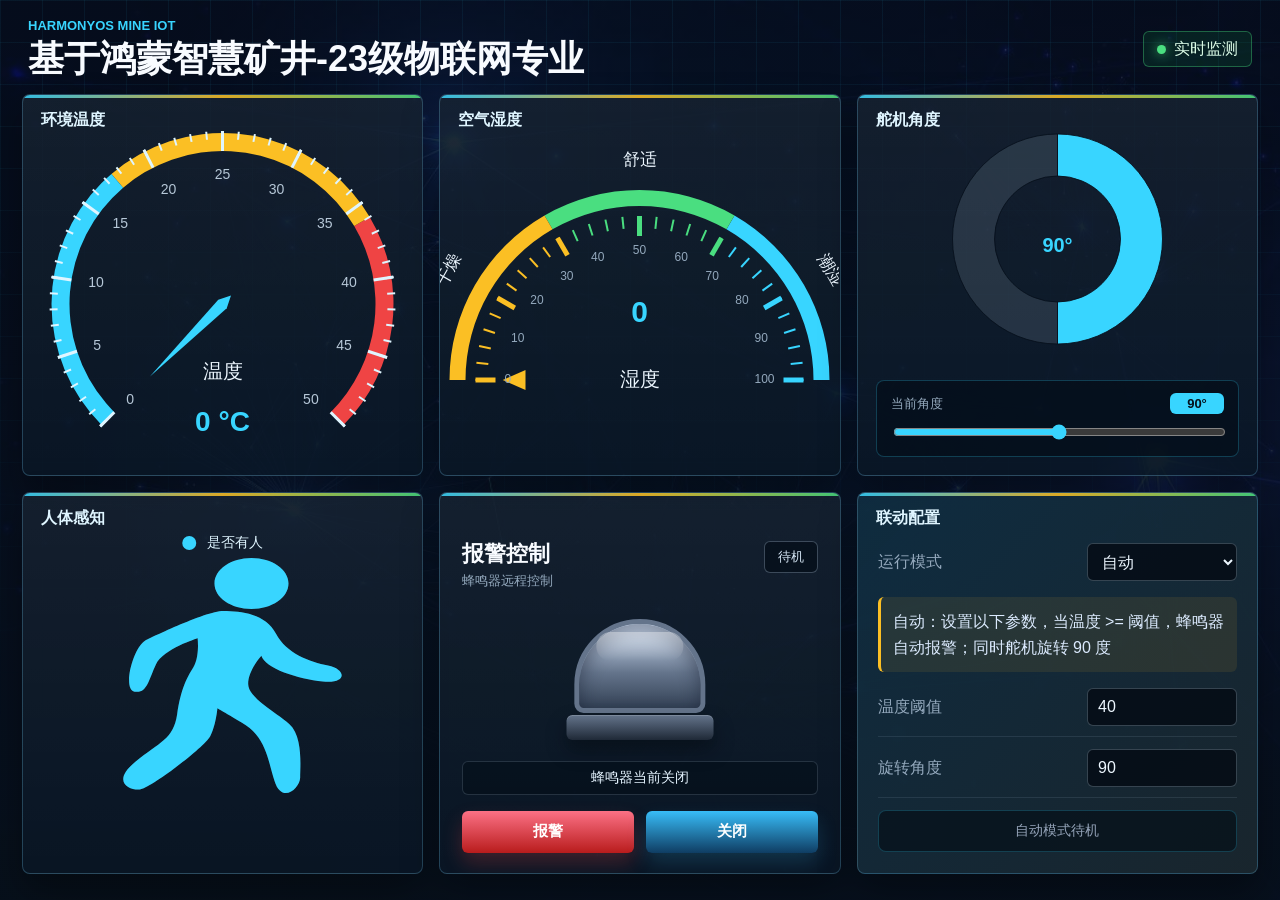
<file: src/main/resources/static/index.html>
<!DOCTYPE html>
<html lang="zh-CN">
<head>
    <meta charset="UTF-8">
    <meta name="viewport" content="width=device-width, initial-scale=1.0">
    <title>23级物联网专业</title>
    <link rel="stylesheet" href="./css/fengmingqi.css">
    <script src="js/echarts.min.js"></script>
    <script src="js/axios.min.js"></script>
</head>
<body>
<main class="dashboard-shell">
    <header class="dashboard-header">
        <div>
            <div class="eyebrow">HarmonyOS Mine IoT</div>
            <h1>基于鸿蒙智慧矿井-23级物联网专业</h1>
        </div>
        <div class="header-status">
            <span class="status-dot"></span>
            <span>实时监测</span>
        </div>
    </header>

    <section class="dashboard-grid">
        <article class="panel panel-chart">
            <div class="panel-title">环境温度</div>
            <div id="gaugewendu" class="chart-box"></div>
        </article>

        <article class="panel panel-chart">
            <div class="panel-title">空气湿度</div>
            <div id="gaugeshidu" class="chart-box"></div>
        </article>

        <article class="panel panel-servo">
            <div class="panel-title">舵机角度</div>
            <div id="duoji" class="chart-box">舵机</div>
            <div class="slider-container">
                <div class="slider-topline">
                    <span>当前角度</span>
                    <span id="sliderValue">90°</span>
                </div>
                <input type="range" min="0" max="180" step="1" value="90" id="slider" aria-label="舵机当前角度">
            </div>
        </article>

        <article class="panel panel-chart">
            <div class="panel-title">人体感知</div>
            <div id="rentiganzhi" class="chart-box"></div>
        </article>

        <article class="panel alarm-panel" id="alarmPanel">
            <div id="fengmingqi" class="alarm-chart"></div>
            <div class="status-light gray-disable" id="light"></div>
            <button class="alarm-btn" onclick="switchAlarm()">报警</button>
            <button class="disable-btn" onclick="switchDisable()">关闭</button>
        </article>

        <article class="panel config-panel">
            <div class="panel-title">联动配置</div>
            <div class="mode-row">
                <span>运行模式</span>
                <select id="controlMode" onchange="peizhimessage(this.value)">
                    <option value="0">手动</option>
                    <option value="1" selected>自动</option>
                </select>
            </div>
            <div class="auto-copy">自动：设置以下参数，当温度 >= 阈值，蜂鸣器自动报警；同时舵机旋转 90 度</div>
            <div id="peizhi" class="config-form">
                <label>
                    <span>温度阈值</span>
                    <input type="number" id="temperatureThreshold" value="40">
                </label>
                <label>
                    <span>旋转角度</span>
                    <input type="number" id="autoServoAngle" min="0" max="180" value="90">
                </label>
                <div id="autoControlStatus" class="auto-status">自动模式待机</div>
            </div>
        </article>
    </section>
</main>

<script src="./js/gaugewendu.js"></script>
<script src="./js/gaugeshidu.js"></script>
<script src="./js/rentiganzhi.js"></script>
<script src="./js/duoji.js"></script>
<script src="./js/fengmingqi.js"></script>
<script src="./js/websocket.js"></script>

<script>
    function peizhimessage(value) {
        const config = document.getElementById('peizhi');
        if (config) {
            config.style.display = value == 0 ? 'none' : 'grid';
        }
        if (typeof refreshAutoControl === 'function') {
            refreshAutoControl();
        }
    }

    ['temperatureThreshold', 'autoServoAngle'].forEach(function (id) {
        const input = document.getElementById(id);
        if (input) {
            const onConfigInput = function () {
                if (typeof refreshAutoControl === 'function') {
                    refreshAutoControl();
                }
            };
            input.addEventListener('input', onConfigInput);
            input.addEventListener('change', onConfigInput);
        }
    });

    peizhimessage(document.getElementById('controlMode').value);

    option_rentiganzhi.series[0].data[0].value = 1;
    myChart_rentiganzhi.setOption(option_rentiganzhi);
</script>
</body>
</html>
</file>
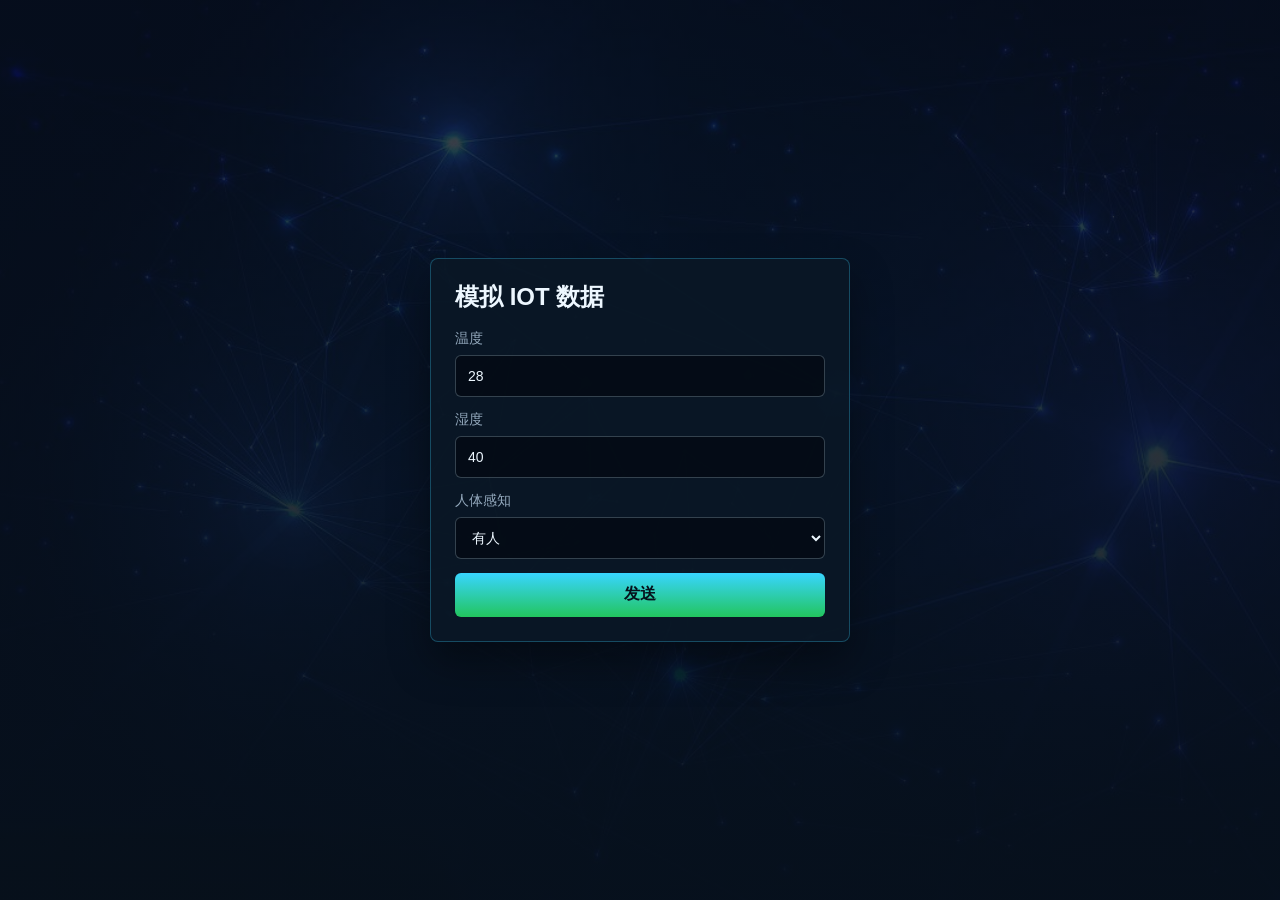
<file: src/main/resources/static/app.html>
<!DOCTYPE html>
<html lang="zh-CN">
<head>
    <meta charset="UTF-8">
    <meta name="viewport" content="width=device-width, initial-scale=1.0">
    <title>手机端-模拟IOT数据</title>
    <script src="./js/axios.min.js"></script>
    <style>
        * {
            box-sizing: border-box;
        }

        body {
            min-height: 100vh;
            margin: 0;
            display: grid;
            place-items: center;
            padding: 20px;
            color: #edf7ff;
            font-family: "Microsoft YaHei", "Segoe UI", Arial, sans-serif;
            background:
                linear-gradient(180deg, rgba(7, 17, 28, 0.78), rgba(7, 17, 28, 0.94)),
                url("./image/bj.jpg") center / cover no-repeat fixed;
        }

        .phone-panel {
            width: min(420px, 100%);
            padding: 24px;
            border: 1px solid rgba(56, 213, 255, 0.28);
            border-radius: 8px;
            background: rgba(10, 24, 38, 0.9);
            box-shadow: 0 20px 40px rgba(0, 0, 0, 0.38);
        }

        h1 {
            margin: 0 0 18px;
            font-size: 24px;
            line-height: 1.2;
        }

        label {
            display: grid;
            gap: 7px;
            margin-bottom: 14px;
            color: #94a9bd;
            font-size: 14px;
        }

        input,
        select {
            width: 100%;
            min-height: 42px;
            border: 1px solid rgba(148, 169, 189, 0.34);
            border-radius: 6px;
            color: #edf7ff;
            background: rgba(3, 10, 18, 0.78);
            padding: 0 12px;
            font: inherit;
            outline: none;
        }

        input:focus,
        select:focus {
            border-color: #38d5ff;
            box-shadow: 0 0 0 3px rgba(56, 213, 255, 0.14);
        }

        button {
            width: 100%;
            min-height: 44px;
            border: 0;
            border-radius: 6px;
            color: #05111c;
            background: linear-gradient(180deg, #38d5ff, #22c55e);
            font: inherit;
            font-weight: 800;
            cursor: pointer;
        }
    </style>
</head>
<body>
<section class="phone-panel">
    <h1>模拟 IOT 数据</h1>
    <label>
        温度
        <input type="text" id="wendu" value="28">
    </label>
    <label>
        湿度
        <input type="text" id="shidu" value="40">
    </label>
    <label>
        人体感知
        <select id="hongwai">
            <option value="1">有人</option>
            <option value="0">无人</option>
        </select>
    </label>
    <button onclick="sendMessage()">发送</button>
</section>
<script>
    function sendMessage() {
        let wendu = document.getElementById('wendu').value;
        let shidu = document.getElementById('shidu').value;
        let hongwai = document.getElementById('hongwai').value;
        axios.get('/websocket/sendmessage', {
            params: {
                wendu: wendu,
                shidu: shidu,
                hongwai: hongwai
            }
        })
            .then(function (response) {
                console.log(response);
            })
            .catch(function (error) {
                console.log(error);
            });
    }
</script>
</body>
</html>
</file>
<file: src/main/resources/static/css/fengmingqi.css>
:root {
    --bg: #07111c;
    --panel: rgba(10, 24, 38, 0.82);
    --panel-strong: rgba(12, 30, 48, 0.94);
    --line: rgba(123, 211, 255, 0.24);
    --line-strong: rgba(77, 195, 255, 0.56);
    --text: #edf7ff;
    --muted: #94a9bd;
    --cyan: #38d5ff;
    --green: #4ade80;
    --amber: #fbbf24;
    --red: #ef4444;
}

* {
    box-sizing: border-box;
}

html,
body {
    width: 100%;
    min-height: 100%;
    margin: 0;
}

body {
    color: var(--text);
    font-family: "Microsoft YaHei", "Segoe UI", Arial, sans-serif;
    background:
        linear-gradient(180deg, rgba(7, 17, 28, 0.72), rgba(7, 17, 28, 0.92)),
        url("../image/bj.jpg") center / cover no-repeat fixed;
}

body::before {
    content: "";
    position: fixed;
    inset: 0;
    pointer-events: none;
    background-image:
        linear-gradient(rgba(56, 213, 255, 0.08) 1px, transparent 1px),
        linear-gradient(90deg, rgba(56, 213, 255, 0.08) 1px, transparent 1px);
    background-size: 42px 42px;
    mask-image: linear-gradient(180deg, rgba(0, 0, 0, 0.8), transparent 82%);
}

button,
input,
select {
    font: inherit;
}

.dashboard-shell {
    position: relative;
    z-index: 1;
    min-height: 100vh;
    padding: 18px 22px 24px;
}

.dashboard-header {
    min-height: 76px;
    display: flex;
    align-items: center;
    justify-content: space-between;
    gap: 18px;
    padding: 0 6px 14px;
}

.dashboard-header h1 {
    margin: 5px 0 0;
    color: #f8fbff;
    font-size: clamp(24px, 3vw, 36px);
    line-height: 1.15;
    font-weight: 800;
}

.eyebrow {
    color: var(--cyan);
    font-size: 13px;
    font-weight: 700;
    text-transform: uppercase;
}

.header-status {
    flex: 0 0 auto;
    display: inline-flex;
    align-items: center;
    gap: 8px;
    min-height: 36px;
    padding: 0 13px;
    border: 1px solid rgba(74, 222, 128, 0.36);
    border-radius: 6px;
    color: #dcfce7;
    background: rgba(21, 128, 61, 0.18);
}

.status-dot {
    width: 9px;
    height: 9px;
    border-radius: 50%;
    background: var(--green);
    box-shadow: 0 0 12px rgba(74, 222, 128, 0.84);
}

.dashboard-grid {
    display: grid;
    grid-template-columns: repeat(3, minmax(0, 1fr));
    grid-auto-rows: minmax(290px, calc((100vh - 136px) / 2));
    gap: 16px;
}

.panel {
    position: relative;
    min-width: 0;
    min-height: 0;
    overflow: hidden;
    border: 1px solid var(--line);
    border-radius: 8px;
    background:
        linear-gradient(180deg, rgba(255, 255, 255, 0.045), rgba(255, 255, 255, 0)),
        var(--panel);
    box-shadow:
        0 18px 36px rgba(0, 0, 0, 0.34),
        inset 0 1px 0 rgba(255, 255, 255, 0.08);
}

.panel::before {
    content: "";
    position: absolute;
    left: 0;
    right: 0;
    top: 0;
    height: 3px;
    background: linear-gradient(90deg, var(--cyan), var(--amber), var(--green));
    opacity: 0.86;
}

.panel-title {
    position: absolute;
    left: 18px;
    top: 15px;
    z-index: 2;
    color: #dff5ff;
    font-size: 16px;
    font-weight: 700;
}

.chart-box {
    width: 100%;
    height: 100%;
    min-height: 250px;
}

.panel-servo {
    padding-bottom: 72px;
}

.panel-servo .chart-box {
    height: calc(100% - 8px);
}

.slider-container {
    position: absolute;
    left: 18px;
    right: 18px;
    bottom: 18px;
    z-index: 3;
    padding: 12px 14px;
    border: 1px solid rgba(56, 213, 255, 0.24);
    border-radius: 8px;
    color: var(--text);
    background: rgba(5, 15, 25, 0.72);
}

.slider-topline {
    display: flex;
    align-items: center;
    justify-content: space-between;
    gap: 12px;
    margin-bottom: 8px;
    color: var(--muted);
    font-size: 13px;
}

#sliderValue {
    min-width: 54px;
    padding: 3px 8px;
    border-radius: 6px;
    color: #05111c;
    background: var(--cyan);
    font-weight: 800;
    text-align: center;
}

#slider {
    width: 100%;
    accent-color: var(--cyan);
}

.config-panel {
    padding: 50px 20px 20px;
    background:
        linear-gradient(135deg, rgba(56, 213, 255, 0.08), rgba(251, 191, 36, 0.06)),
        var(--panel-strong);
}

.mode-row,
.config-form label {
    display: flex;
    align-items: center;
    justify-content: space-between;
    gap: 12px;
}

.mode-row {
    min-height: 42px;
    padding: 0 0 14px;
    color: var(--muted);
}

.mode-row select,
.config-form input {
    width: min(150px, 46%);
    min-height: 38px;
    border: 1px solid rgba(148, 169, 189, 0.34);
    border-radius: 6px;
    color: var(--text);
    background: rgba(3, 10, 18, 0.78);
    padding: 0 10px;
    outline: none;
}

.mode-row select:focus,
.config-form input:focus {
    border-color: var(--cyan);
    box-shadow: 0 0 0 3px rgba(56, 213, 255, 0.14);
}

.auto-copy {
    margin: 2px 0 16px;
    padding: 12px;
    border-left: 3px solid var(--amber);
    border-radius: 6px;
    color: #dbeafe;
    background: rgba(251, 191, 36, 0.09);
    line-height: 1.6;
}

.config-form {
    display: grid;
    gap: 12px;
}

.config-form label {
    min-height: 44px;
    padding: 0 0 10px;
    border-bottom: 1px solid rgba(148, 169, 189, 0.14);
    color: var(--muted);
}

.auto-status {
    min-height: 42px;
    display: flex;
    align-items: center;
    justify-content: center;
    padding: 9px 12px;
    border: 1px solid rgba(56, 213, 255, 0.22);
    border-radius: 8px;
    color: #b7c8d8;
    background: rgba(5, 15, 25, 0.68);
    font-size: 14px;
    text-align: center;
}

.alarm-panel {
    position: relative;
    overflow: hidden;
    box-sizing: border-box;
}

.alarm-chart {
    position: absolute;
    inset: 0;
    width: 100%;
    height: 100%;
    pointer-events: none;
}

.alarm-content {
    position: relative;
    z-index: 1;
    height: 100%;
    box-sizing: border-box;
    padding: 48px 22px 20px;
    display: flex;
    flex-direction: column;
    justify-content: space-between;
}

.alarm-header {
    display: flex;
    align-items: flex-start;
    justify-content: space-between;
    gap: 12px;
}

.alarm-title {
    color: #f8fbff;
    font-size: 22px;
    font-weight: 800;
    line-height: 1.2;
}

.alarm-subtitle {
    margin-top: 5px;
    color: var(--muted);
    font-size: 13px;
}

.alarm-badge {
    min-width: 54px;
    box-sizing: border-box;
    padding: 6px 11px;
    border: 1px solid rgba(148, 169, 189, 0.38);
    border-radius: 6px;
    color: #d5e5f4;
    background: rgba(5, 15, 25, 0.72);
    font-size: 13px;
    text-align: center;
    white-space: nowrap;
}

.alarm-badge.active {
    color: #fff7ed;
    border-color: rgba(248, 113, 113, 0.72);
    background: rgba(185, 28, 28, 0.78);
    box-shadow: 0 0 18px rgba(239, 68, 68, 0.42);
}

.alarm-visual {
    position: relative;
    width: min(44%, 170px);
    aspect-ratio: 1 / 0.86;
    margin: 4px auto 0;
}

.status-light {
    position: absolute;
    left: 50%;
    top: 6%;
    width: 84%;
    aspect-ratio: 1 / 0.72;
    transform: translateX(-50%);
    border: 5px solid #334155;
    border-radius: 100px 100px 14px 14px;
    transition: background 0.25s ease, border-color 0.25s ease, box-shadow 0.25s ease;
}

.status-light::after {
    content: "";
    position: absolute;
    top: 10%;
    left: 14%;
    width: 72%;
    height: 34%;
    border-radius: 999px;
    background: linear-gradient(180deg, rgba(255, 255, 255, 0.36), rgba(255, 255, 255, 0));
}

.alarm-base {
    position: absolute;
    left: 50%;
    bottom: 4%;
    width: 94%;
    height: 18%;
    transform: translateX(-50%);
    border-radius: 6px;
    background: linear-gradient(180deg, #64748b, #1f2937);
    box-shadow: inset 0 1px 0 rgba(255, 255, 255, 0.16), 0 10px 20px rgba(0, 0, 0, 0.34);
}

.gray-disable {
    background: linear-gradient(180deg, #dbeafe 0%, #64748b 58%, #334155 100%);
    border-color: #64748b;
    box-shadow: inset 0 8px 18px rgba(15, 23, 42, 0.44);
    animation: none;
}

.red-alarm {
    animation: alarmFlash 0.92s infinite ease-in-out;
}

.alarm-status {
    min-height: 30px;
    display: flex;
    align-items: center;
    justify-content: center;
    box-sizing: border-box;
    padding: 7px 10px;
    border: 1px solid rgba(148, 169, 189, 0.22);
    border-radius: 6px;
    color: #e5f4ff;
    background: rgba(5, 15, 25, 0.58);
    font-size: 14px;
    text-align: center;
}

.alarm-actions {
    display: grid;
    grid-template-columns: 1fr 1fr;
    gap: 12px;
}

.alarm-btn,
.disable-btn {
    min-height: 42px;
    border: 0;
    border-radius: 6px;
    color: #ffffff;
    font-size: 15px;
    font-weight: 800;
    cursor: pointer;
    transition: transform 0.16s ease, box-shadow 0.16s ease, opacity 0.16s ease;
}

.alarm-btn:hover,
.disable-btn:hover {
    transform: translateY(-1px);
}

.alarm-btn:disabled,
.disable-btn:disabled {
    cursor: wait;
    opacity: 0.62;
    transform: none;
}

.alarm-open,
.alarm-btn:not(.alarm-close) {
    background: linear-gradient(180deg, #fb7185, #b91c1c);
    box-shadow: 0 10px 20px rgba(239, 68, 68, 0.24);
}

.alarm-close,
.disable-btn {
    background: linear-gradient(180deg, #38bdf8, #0f3d63);
    box-shadow: 0 10px 20px rgba(56, 189, 248, 0.18);
}

@keyframes alarmFlash {
    0%,
    100% {
        background: linear-gradient(180deg, #fecaca 0%, #ef4444 46%, #991b1b 100%);
        border-color: #fca5a5;
        box-shadow:
            0 0 26px rgba(248, 113, 113, 0.82),
            0 0 54px rgba(239, 68, 68, 0.42),
            inset 0 6px 16px rgba(127, 29, 29, 0.36);
    }

    50% {
        background: linear-gradient(180deg, #991b1b 0%, #7f1d1d 56%, #450a0a 100%);
        border-color: #7f1d1d;
        box-shadow:
            0 0 8px rgba(239, 68, 68, 0.22),
            inset 0 6px 16px rgba(15, 23, 42, 0.5);
    }
}

@media (max-width: 1080px) {
    .dashboard-grid {
        grid-template-columns: repeat(2, minmax(0, 1fr));
        grid-auto-rows: minmax(280px, 36vh);
    }
}

@media (max-width: 720px) {
    .dashboard-shell {
        padding: 14px;
    }

    .dashboard-header {
        align-items: flex-start;
        flex-direction: column;
    }

    .dashboard-grid {
        grid-template-columns: 1fr;
        grid-auto-rows: minmax(280px, 40vh);
    }

    .config-panel {
        min-height: 330px;
    }

    .alarm-content {
        padding: 46px 16px 16px;
    }

    .alarm-title {
        font-size: 19px;
    }
}
</file>
